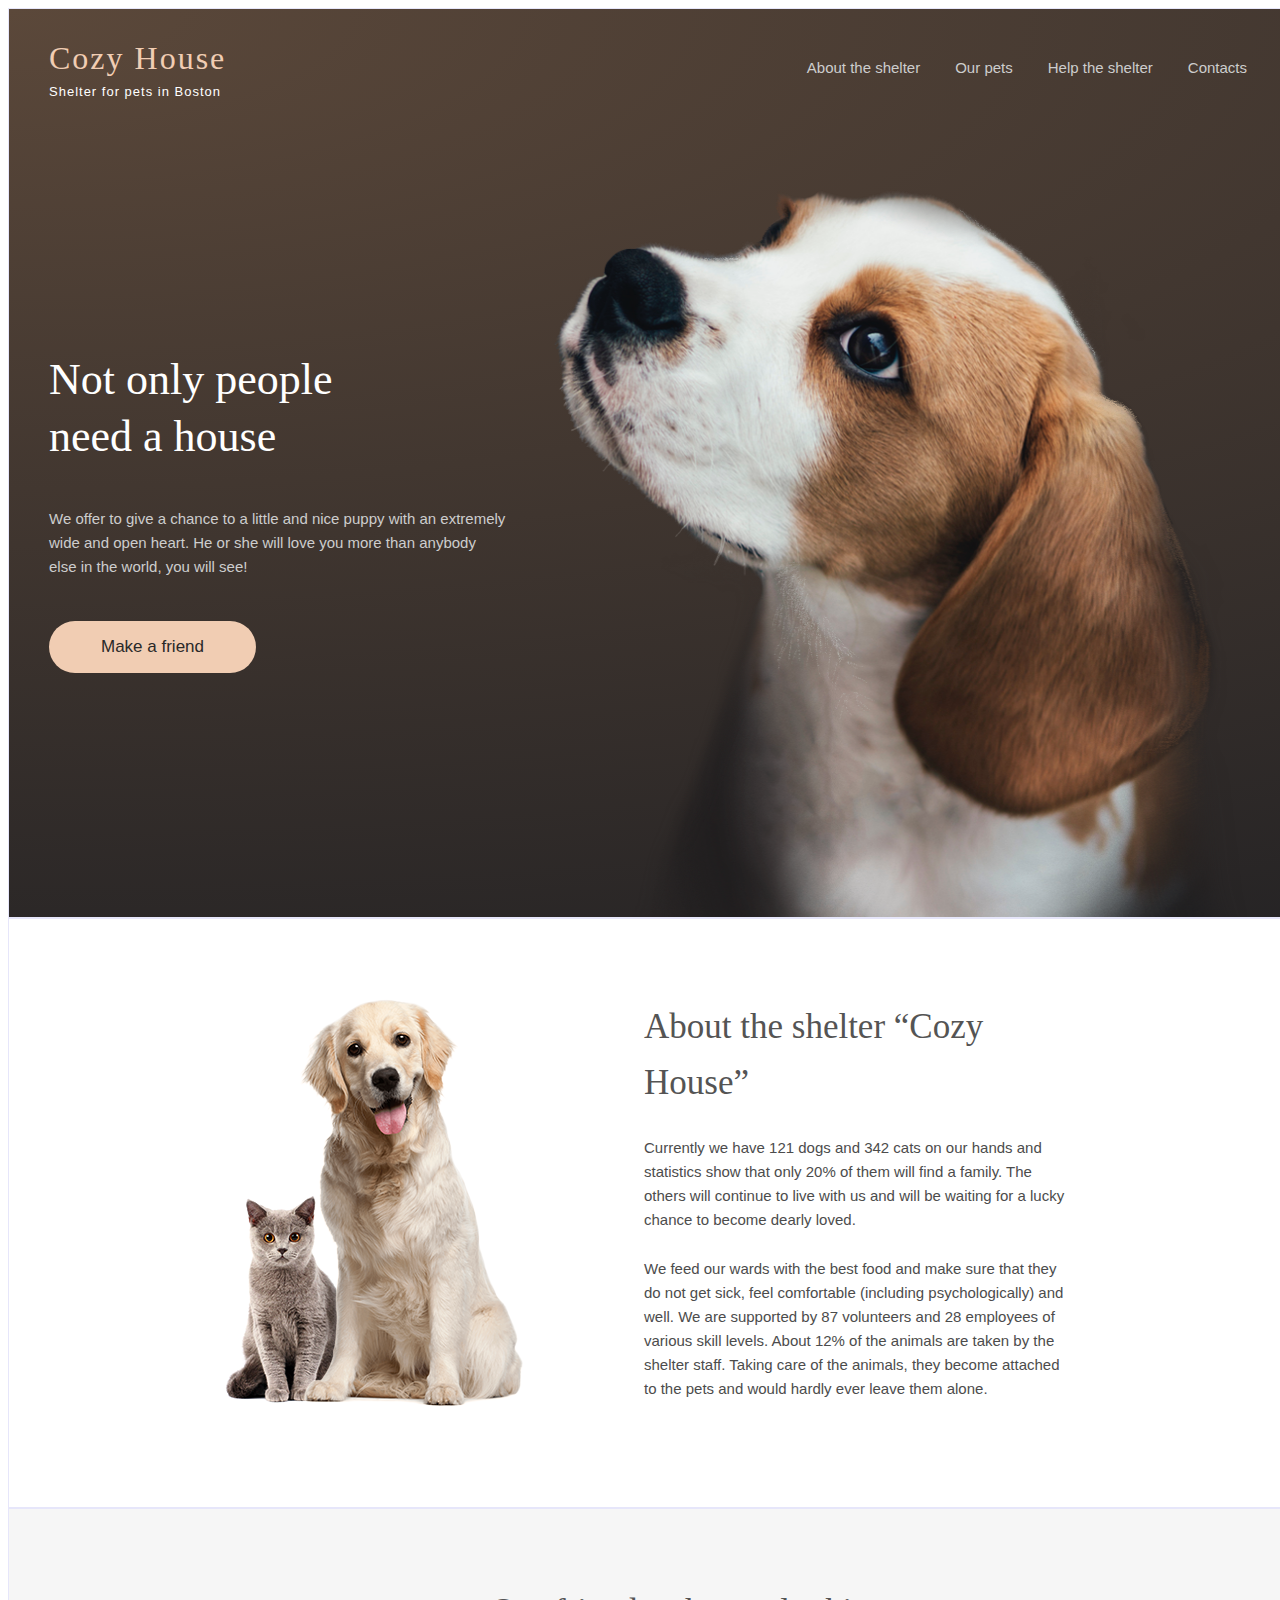
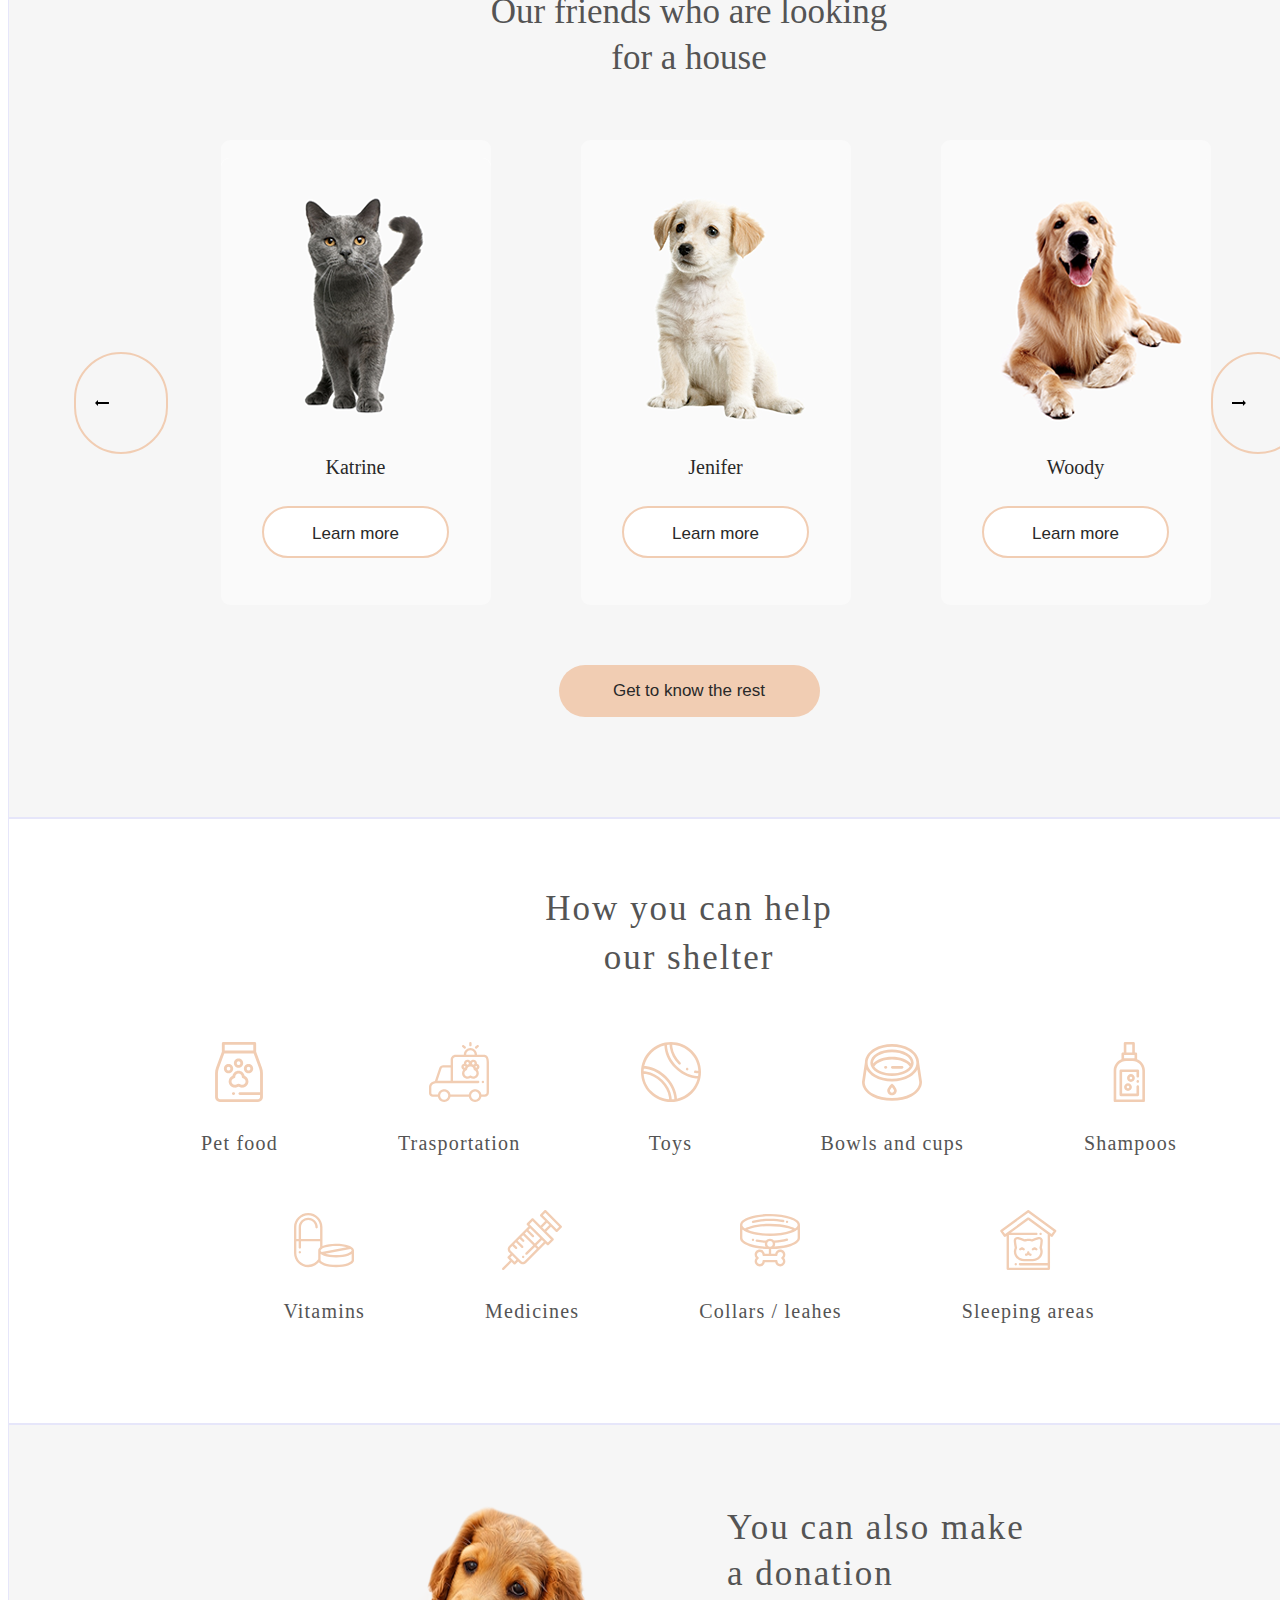
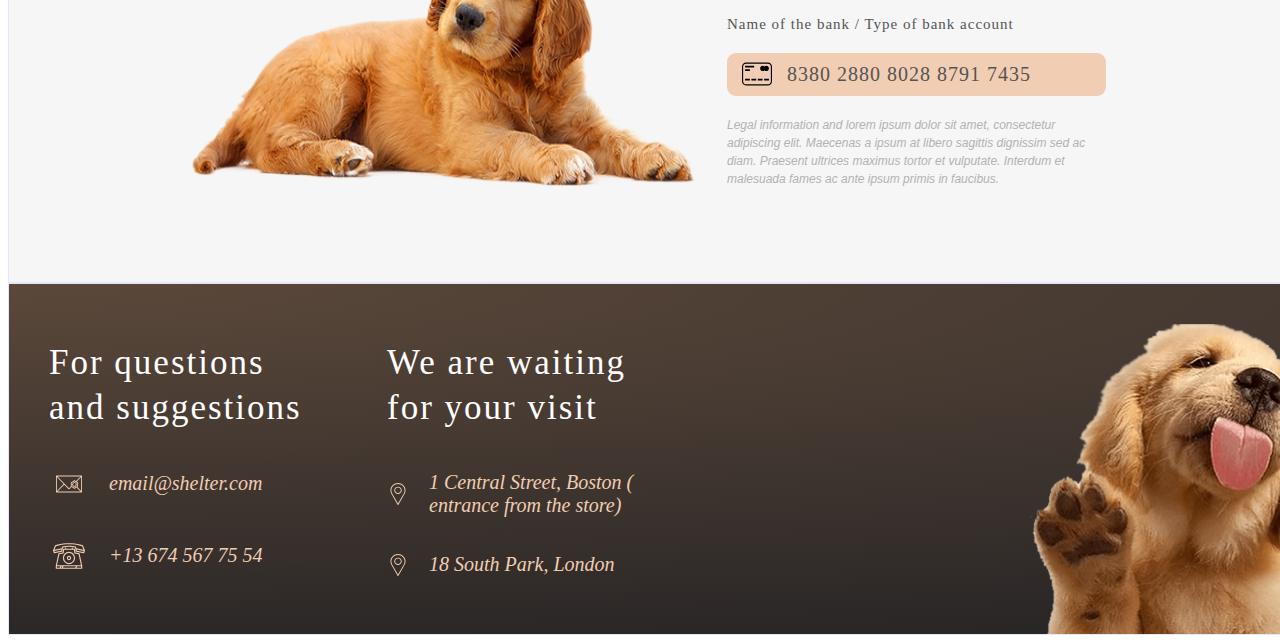
<file: index.html>
<!DOCTYPE html>
<html lang="en">
  <head>
    <meta charset="UTF-8" />
    <meta name="viewport" content="width=device-width, initial-scale=1.0" />
    <title>Document</title>
    <link
      rel="stylesheet"
      href="https://cdnjs.cloudflare.com/ajax/libs/modern-normalize/2.0.0/modern-normalize.min.css"
      integrity="sha512-4xo8blKMVCiXpTaLzQSLSw3KFOVPWhm/TRtuPVc4WG6kUgjH6J03IBuG7JZPkcWMxJ5huwaBpOpnwYElP/m6wg=="
      crossorigin="anonymous"
      referrerpolicy="no-referrer"
    />
    <link rel="stylesheet" href="./styles/styles.css" />
  </head>
  <body>
    <main class="main">
      <!-- main screen -->
      <section class="start-screen">
        <div class="start-screen__wrapper container">
          <header class="start-screen__header">
            <div class="start-screen__title-block">
              <h1 class="start-screen__title">Cozy House</h1>
              <p class="start-screen__about-text">Shelter for pets in Boston</p>
            </div>

            <nav class="start-screen__nav">
              <ul class="start-screen__nav-list list">
                <li class="start-screen__nav-item item">
                  <a class="start-screen__link" href="#about"
                    >About the shelter</a
                  >
                </li>
                <li class="start-screen__nav-item item">
                  <a class="start-screen__link" href="#pets">Our pets</a>
                </li>
                <li class="start-screen__nav-item item">
                  <a class="start-screen__link" href="#help"
                    >Help the shelter</a
                  >
                </li>
                <li class="start-screen__nav-item item">
                  <a class="start-screen__link" href="#contacts">Contacts</a>
                </li>
              </ul>
            </nav>
          </header>
          <div class="start-screen__content">
            <div class="start-screen__info">
              <h2 class="start-screen__title--sec">
                Not only people need a house
              </h2>
              <p class="start-screen__info-offer">
                We offer to give a chance to a little and nice puppy with an
                extremely wide and open heart. He or she will love you more than
                anybody else in the world, you will see!
              </p>

              <button class="start-screen__button button">Make a friend</button>
            </div>
            <div class="start-screen__image-block">
              <img
                src="./images/start-screen-puppy.png"
                width="698"
                height="728"
                alt="puppy"
                class="start-screen__image"
              />
            </div>
          </div>
        </div>
      </section>

      <!-- about -->
      <section class="section about" id="about">
        <div class="about-wrapper container">
          <img
            class="about__image"
            src="./images/about-pets.png"
            alt="dog and cat"
            width="300"
            height="408"
          />
          <div class="about__text-block">
            <h2 class="about__title">About the shelter “Cozy House”</h2>
            <p class="about__text">
              Currently we have 121 dogs and 342 cats on our hands and
              statistics show that only 20% of them will find a family. The
              others will continue to live with us and will be waiting for a
              lucky chance to become dearly loved.
            </p>
            <p class="about__text--second-part">
              We feed our wards with the best food and make sure that they do
              not get sick, feel comfortable (including psychologically) and
              well. We are supported by 87 volunteers and 28 employees of
              various skill levels. About 12% of the animals are taken by the
              shelter staff. Taking care of the animals, they become attached to
              the pets and would hardly ever leave them alone.
            </p>
          </div>
        </div>
      </section>

      <!-- pets -->
      <section class="section pets" id="pets">
        <div class="pets__wrapper container">
          <h2 class="pets__title">Our friends who are looking for a house</h2>
          <div class="pets__cards">
            <div class="pets__button pets__button--left">
              <svg class="pets__icon" width="14" height="6">
                <use href="./images/svg/sprite.svg#arrow-left"></use>
              </svg>
            </div>
            <ul class="pets__list list">
              <li class="pets__item">
                <img
                  class="pets__image"
                  src="./images/pets-katrine.png"
                  alt="cat katrine"
                  width="270"
                />
                <h3 class="pets__name">Katrine</h3>
                <button class="pets__more-button">Learn more</button>
              </li>
              <li class="pets__item">
                <img
                  class="pets__image"
                  src="./images/pets-jennifer.png"
                  alt="dog jenifer"
                  width="270"
                />
                <h3 class="pets__name">Jenifer</h3>
                <button class="pets__more-button">Learn more</button>
              </li>
              <li class="pets__item">
                <img
                  class="pets__image"
                  src="./images/pets-woody.png"
                  alt="dog woody"
                  width="270"
                />
                <h3 class="pets__name">Woody</h3>
                <button class="pets__more-button">Learn more</button>
              </li>
            </ul>
            <div class="pets__button pets__button--right">
              <svg class="pets__icon" width="14" height="6">
                <use href="./images/svg/sprite.svg#arrow-right"></use>
              </svg>
            </div>
          </div>
          <button class="pets__info-button button">Get to know the rest</button>
        </div>
      </section>

      <!-- help -->
      <section class="section help" id="help">
        <div class="help__wrapper container">
          <h2 class="help__title">How you can help our shelter</h2>
          <div class="help__icons">
            <div class="help__icons-block">
              <svg class="help__icon" width="60">
                <use href="./images/svg/sprite.svg#pet-food"></use>
              </svg>
              <h4 class="help__icon-descr">Pet food</h4>
            </div>
            <div class="help__icons-block">
              <svg class="help__icon" width="60">
                <use href="./images/svg/sprite.svg#transportation"></use>
              </svg>
              <h4 class="help__icon-descr">Trasportation</h4>
            </div>
            <div class="help__icons-block">
              <svg class="help__icon" width="60">
                <use href="./images/svg/sprite.svg#toys"></use>
              </svg>
              <h4 class="help__icon-descr">Toys</h4>
            </div>
            <div class="help__icons-block">
              <svg class="help__icon" width="60">
                <use href="./images/svg/sprite.svg#bowls-and-cups"></use>
              </svg>
              <h4 class="help__icon-descr">Bowls and cups</h4>
            </div>
            <div class="help__icons-block">
              <svg class="help__icon" width="60">
                <use href="./images/svg/sprite.svg#shampoos"></use>
              </svg>
              <h4 class="help__icon-descr">Shampoos</h4>
            </div>
            <div class="help__icons-block">
              <svg class="help__icon" width="60">
                <use href="./images/svg/sprite.svg#vitamins"></use>
              </svg>
              <h4 class="help__icon-descr">Vitamins</h4>
            </div>
            <div class="help__icons-block">
              <svg class="help__icon" width="60">
                <use href="./images/svg/sprite.svg#medicines"></use>
              </svg>
              <h4 class="help__icon-descr">Medicines</h4>
            </div>
            <div class="help__icons-block">
              <svg class="help__icon" width="60">
                <use href="./images/svg/sprite.svg#collars-leashes"></use>
              </svg>
              <h4 class="help__icon-descr">Collars / leahes</h4>
            </div>
            <div class="help__icons-block">
              <svg class="help__icon" width="60">
                <use href="./images/svg/sprite.svg#sleeping-area"></use>
              </svg>
              <h4 class="help__icon-descr">Sleeping areas</h4>
            </div>
          </div>
        </div>
      </section>

      <!-- donation -->
      <section class="section donation" id="donation">
        <div class="container donation__wrapper">
          <img
            src="./images/donation-dog.png"
            alt="dog"
            class="donation__image"
            width="505"
          />
          <div class="donation__text-block">
            <h3 class="donation__title">You can also make a donation</h3>
            <p class="donation__bank-info">
              Name of the bank / Type of bank account
            </p>
            <div class="donation__credit-block">
              <svg class="donation__credit-icon" width="30" height="30">
                <use href="./images/svg/sprite.svg#credit-card"></use>
              </svg>
              <p class="donation__credit-num">8380 2880 8028 8791 7435</p>
            </div>

            <p class="donation__text">
              Legal information and lorem ipsum dolor sit amet, consectetur
              adipiscing elit. Maecenas a ipsum at libero sagittis dignissim sed
              ac diam. Praesent ultrices maximus tortor et vulputate. Interdum
              et malesuada fames ac ante ipsum primis in faucibus.
            </p>
          </div>
        </div>
      </section>
    </main>

    <!-- footer -->
    <footer class="page-footer" id="contacts">
      <div class="container page-footer__wrapper">
        <div class="page-footer__info-wrap">
          <!-- left block -->
          <div class="page-footer__contacts-block">
            <h3 class="page-footer__contacts-title footer-title">
              For questions and suggestions
            </h3>
            <div class="page-footer__mail-block footer-addresses">
              <svg
                class="footer-icon page-footer__mail-icon"
                width="40"
                height="26"
              >
                <use href="./images/svg/sprite.svg#email"></use>
              </svg>
              <address>
                <a href="mailto:email@shelter.com">email@shelter.com</a>
              </address>
            </div>
            <div class="page-footer__phone-block footer-addresses">
              <svg
                class="footer-icon page-footer__phone-icon"
                width="40"
                height="32"
              >
                <use href="./images/svg/sprite.svg#phone"></use>
              </svg>
              <address>
                <a href="tel:+136745677554">+13 674 567 75 54</a>
              </address>
            </div>
          </div>
          <!-- middle block -->
          <div class="page-footer__address-block">
            <h3 class="page-footer__address-title footer-title">
              We are waiting for your visit
            </h3>
            <!--  -->
            <div class="page-footer__address footer-addresses">
              <svg
                class="footer-icon page-footer__marker-icon"
                width="22"
                height="32"
              >
                <use href="./images/svg/sprite.svg#marker"></use>
              </svg>
              <address>
                <p class="page-footer__address-map">
                  1 Central Street, Boston (<br />entrance from the store)
                </p>
              </address>
            </div>
            <!--  -->
            <div class="page-footer__address footer-addresses">
              <svg
                class="footer-icon page-footer__marker-icon"
                width="22"
                height="32"
              >
                <use href="./images/svg/sprite.svg#marker"></use>
              </svg>
              <address>
                <p class="page-footer__address-map">18 South Park, London</p>
              </address>
            </div>
          </div>
        </div>

        <!-- last block image -->
        <div class="page-footer__image-block">
          <img
            src="./images/footer-puppy.png"
            alt="puppy is licking"
            class="page-footer__image"
          />
        </div>
      </div>
    </footer>

    <script src="./js/script.js"></script>
  </body>
</html>
</file>
<file: styles/styles.css>
h1,
h2,
h3,
h4,
p {
  margin-top: 0;
  margin-bottom: 0;
  font-weight: 400;
}

.list {
  list-style: none;
  padding: 0;
  margin: 0;
}

a {
  display: block;
  text-decoration: none;
  color: inherit;
  cursor: pointer;
}

img {
  display: block;
  max-width: 100%;
}

.centered {
  text-align: center;
}

button {
  cursor: pointer;
}

.visually-hidden {
  position: absolute;
  clip: rect(0 0 0 0);
  width: 1px;
  height: 1px;
  margin: -1px;
}

.container {
  width: 1280px;
  margin: 0 auto;
  padding-left: 40px;
  padding-right: 40px;
  border: 1px solid lavender;
}
@media (min-width: 768px) and (max-width: 1279px) {
  .container {
    max-width: 1279px;
    width: 100%;
  }
}

body {
  font-size: 18px;
  font-family: Georgia, "Times New Roman", Times, serif;
  font-size: 15px;
  line-height: 1.6;
  font-weight: 400;
}

.button:hover {
  background-color: #ffffff;
  color: #f1cdb3;
}

.start-screen__wrapper {
  padding-top: 30px;
  background: radial-gradient(234.05% 111.8% at 0% 0%, rgb(91, 72, 58), rgb(38, 36, 37) 100%);
  box-sizing: border-box;
}
.start-screen__header {
  display: flex;
  justify-content: space-between;
  align-items: center;
  margin-bottom: 90px;
  min-height: 60px;
}
@media (min-width: 768px) and (max-width: 1279px) {
  .start-screen__header {
    margin-bottom: 0;
  }
}
.start-screen__content {
  display: flex;
}
@media (min-width: 768px) and (max-width: 1279px) {
  .start-screen__content {
    flex-direction: column;
    margin-left: 114px;
  }
}
.start-screen__nav-list {
  display: flex;
  gap: 35px;
  font-family: Arial, Helvetica, sans-serif;
  color: #cdcdcd;
}
.start-screen .start-screen__link {
  border-bottom: 2px solid transparent;
}
.start-screen .active .start-screen__link {
  color: rgb(250, 250, 250);
  border-bottom: 2px solid #f1cdb3;
}
.start-screen .item:hover .start-screen__link {
  color: rgb(250, 250, 250);
  border-bottom: 2px solid #f1cdb3;
}
.start-screen__title {
  color: #f1cdb3;
  font-size: 32px;
  letter-spacing: 2px;
  line-height: 1.1;
  text-align: left;
  font-weight: 400;
  margin-bottom: 10px;
}
.start-screen__about-text {
  color: #ffffff;
  font-family: Arial, Helvetica, sans-serif;
  letter-spacing: 1px;
  font-size: 13px;
  line-height: 0.9;
}
.start-screen__info {
  display: flex;
  flex-direction: column;
  margin-top: 162px;
}
@media (min-width: 768px) and (max-width: 1279px) {
  .start-screen__info {
    margin-top: 80px;
  }
}
.start-screen__title--sec {
  color: white;
  font-size: 44px;
  line-height: 1.3;
  text-align: left;
  max-width: 310px;
  margin-bottom: 42px;
}
.start-screen__info-offer {
  font-family: Arial, Helvetica, sans-serif;
  color: #cdcdcd;
  text-align: left;
  margin-bottom: 42px;
  max-width: 460px;
}
.start-screen__button {
  width: 207px;
  height: 52px;
  display: flex;
  flex-direction: column;
  justify-content: flex-start;
  align-items: center;
  padding: 15px 45px 15px 45px;
  background-color: #f1cdb3;
  color: #292929;
  font-size: 17px;
  line-height: 1.3;
  border-radius: 100px;
  outline: none;
  border: none;
}
@media (min-width: 768px) and (max-width: 1279px) {
  .start-screen__button {
    align-self: center;
    margin-bottom: 100px;
  }
}
.start-screen__image-block {
  margin-left: 48px;
}
@media (min-width: 768px) and (max-width: 1279px) {
  .start-screen__image-block {
    margin-left: 15px;
  }
}
@media (min-width: 768px) and (max-width: 1279px) {
  .start-screen__image {
    max-width: 569px;
    max-height: 593px;
  }
}

.about .about-wrapper {
  display: flex;
  padding-top: 80px;
  padding-bottom: 100px;
}
@media (min-width: 768px) and (max-width: 1279px) {
  .about .about-wrapper {
    flex-direction: column-reverse;
    align-items: center;
  }
}
.about__image {
  margin-left: 175px;
  margin-right: 120px;
}
.about__text-block {
  font-family: Arial, Helvetica, sans-serif;
  color: #4c4c4c;
}
@media (min-width: 768px) and (max-width: 1279px) {
  .about__text-block {
    margin-bottom: 80px;
  }
}
.about__title {
  font-family: Georgia, "Times New Roman", Times, serif;
  color: #545454;
  font-weight: 400;
  font-size: 35px;
  margin-bottom: 25px;
  max-width: 370px;
}
.about__text {
  margin-bottom: 25px;
  max-width: 430px;
}
.about__text--second-part {
  max-width: 430px;
}

.pets .pets__wrapper {
  display: flex;
  flex-direction: column;
  align-items: center;
  padding-top: 80px;
  padding-bottom: 100px;
  background: rgb(246, 246, 246);
}
.pets__title {
  max-width: 400px;
  text-align: center;
  font-size: 35px;
  line-height: 1.3;
  margin: 0 auto;
  margin-bottom: 60px;
  color: #545454;
}
.pets__button {
  display: flex;
  align-items: center;
  width: 52px;
  height: 52px;
  padding: 23px 19px 23px 19px;
  border: 2px solid #f1cdb3;
  border-radius: 100px;
  cursor: pointer;
}
.pets__button--left {
  margin-right: 53px;
}
@media (min-width: 768px) and (max-width: 1279px) {
  .pets__button--left {
    margin-right: 12px;
  }
}
@media (min-width: 768px) and (max-width: 1279px) {
  .pets__button--right {
    margin-left: 12px;
  }
}
.pets__cards {
  display: flex;
  justify-content: space-between;
  align-items: center;
}
.pets__list {
  display: flex;
  justify-content: space-between;
  gap: 90px;
  margin-bottom: 60px;
}
@media (min-width: 768px) and (max-width: 1279px) {
  .pets__list {
    gap: 40px;
  }
}
.pets__item {
  display: flex;
  flex-direction: column;
  justify-content: center;
  align-items: center;
  gap: 30px;
  width: 270px;
  height: 435px;
  padding-bottom: 30px;
  border-radius: 9px;
  background: rgb(250, 250, 250);
  transition: transform 0.8s ease;
}
.pets__item:hover {
  transform: scale(1.01);
  box-shadow: 0 4px 8px rgba(0, 0, 0, 0.2);
}
@media (min-width: 768px) and (max-width: 1279px) {
  .pets__item:nth-child(2) {
    display: none;
  }
}
.pets__name {
  color: #292929;
  font-size: 20px;
  font-weight: 400;
  line-height: 0.9;
  text-align: center;
}
.pets__more-button {
  width: 187px;
  height: 52px;
  padding: 15px 45px 15px 45px;
  color: #292929;
  background-color: #fff;
  font-size: 17px;
  font-weight: 400;
  line-height: 1.3;
  border: 2px solid #f1cdb3;
  border-radius: 100px;
}
.pets__info-button {
  width: 261px;
  height: 52px;
  padding: 15px 45px 15px 45px;
  border-radius: 100px;
  background: #f1cdb3;
  outline: none;
  border: none;
  font-size: 17px;
  font-weight: 400;
  line-height: 1.3;
  color: #292929;
}

.help__wrapper {
  padding-top: 65px;
  padding-bottom: 100px;
}
.help__title {
  max-width: 309px;
  margin: 0 auto;
  font-size: 35px;
  font-weight: 400;
  text-align: center;
  color: #545454;
  margin-bottom: 60px;
  letter-spacing: 2px;
  line-height: 1.4;
}
.help__icons {
  display: flex;
  flex-wrap: wrap;
  justify-content: center;
  padding-left: 87px;
  padding-right: 87px;
  gap: 55px 120px;
}
@media (min-width: 768px) and (max-width: 1279px) {
  .help__icons {
    padding-left: 0;
    padding-right: 0;
    gap: 60px 55px;
  }
}
.help__icons-block {
  display: flex;
  flex-direction: column;
  align-items: center;
}
@media (min-width: 768px) and (max-width: 1279px) {
  .help__icons-block {
    width: 170px;
    height: 113px;
  }
}
.help__icon {
  margin-bottom: 30px;
  width: 60px;
  height: 60px;
}
.help__icon-descr {
  color: #545454;
  font-size: 20px;
  font-weight: 400;
  line-height: 1.15;
  text-align: center;
  letter-spacing: 1.2px;
}

.donation__wrapper {
  padding-left: 183px;
  display: flex;
  background: rgb(246, 246, 246);
  padding-top: 80px;
  padding-bottom: 94px;
}
@media (min-width: 768px) and (max-width: 1279px) {
  .donation__wrapper {
    flex-direction: column-reverse;
    padding-left: 0;
    align-items: center;
  }
}
.donation__image {
  margin-right: 30px;
}
@media (min-width: 768px) and (max-width: 1279px) {
  .donation__image {
    margin-right: 0;
  }
}
.donation__text-block {
  max-width: 380px;
  display: flex;
  flex-direction: column;
}
@media (min-width: 768px) and (max-width: 1279px) {
  .donation__text-block {
    margin-bottom: 60px;
  }
}
.donation__title {
  max-width: 300px;
  margin-bottom: 20px;
  color: #545454;
  font-size: 35px;
  font-weight: 400;
  line-height: 1.3;
  letter-spacing: 2px;
  text-align: left;
}
.donation__bank-info {
  color: #545454;
  line-height: 1.1;
  letter-spacing: 1px;
  text-align: left;
  margin-bottom: 20px;
}
.donation__credit-block {
  display: flex;
  align-items: center;
  border-radius: 9px;
  background-color: #f1cdb3;
  padding-left: 15px;
  padding-right: 15px;
  height: 43px;
  width: 349px;
  margin-bottom: 20px;
}
.donation__credit-icon {
  margin-right: 15px;
  width: 30px;
  height: 30px;
}
.donation__credit-num {
  color: #545454;
  font-size: 20px;
  line-height: 1.15;
  letter-spacing: 1px;
  text-align: left;
}
.donation__text {
  color: #b2b2b2;
  font-family: Arial, Helvetica, sans-serif;
  font-style: italic;
  font-size: 12px;
  line-height: 1.5;
  letter-spacing: 0px;
  text-align: left;
}

.page-footer {
  min-height: 350px;
}
.page-footer__wrapper {
  background: radial-gradient(234.05% 111.8% at 0% 0%, rgb(91, 72, 58), rgb(38, 36, 37) 100%);
  padding-top: 40px;
  display: flex;
  justify-content: space-between;
}
@media (min-width: 768px) and (max-width: 1279px) {
  .page-footer__wrapper {
    flex-direction: column;
  }
}
.page-footer__info-wrap {
  display: flex;
  gap: 0 60px;
  justify-content: center;
}
@media (min-width: 768px) and (max-width: 1279px) {
  .page-footer__info-wrap {
    margin-bottom: 65px;
  }
}
.page-footer__contacts-block {
  padding-top: 16px;
  max-width: 278px;
}
.page-footer .footer-title {
  color: rgb(255, 255, 255);
  font-size: 35px;
  font-weight: 400;
  line-height: 1.3;
  letter-spacing: 2px;
  text-align: left;
  margin-bottom: 40px;
}
.page-footer .footer-addresses {
  display: flex;
  align-items: center;
  color: #f1cdb3;
  font-size: 20px;
  font-weight: 400;
  line-height: 1.15;
  text-align: left;
}
.page-footer .footer-icon {
  margin-right: 20px;
}
.page-footer__address-block {
  padding-top: 16px;
  max-width: 270px;
}
.page-footer__address-title {
  margin-bottom: 30px;
}
.page-footer__mail-block {
  margin-bottom: 43px;
}
.page-footer__address {
  margin-bottom: 32px;
}
@media (min-width: 768px) and (max-width: 1279px) {
  .page-footer__image-block {
    display: flex;
    justify-content: center;
  }
}/*# sourceMappingURL=styles.css.map */
</file>
